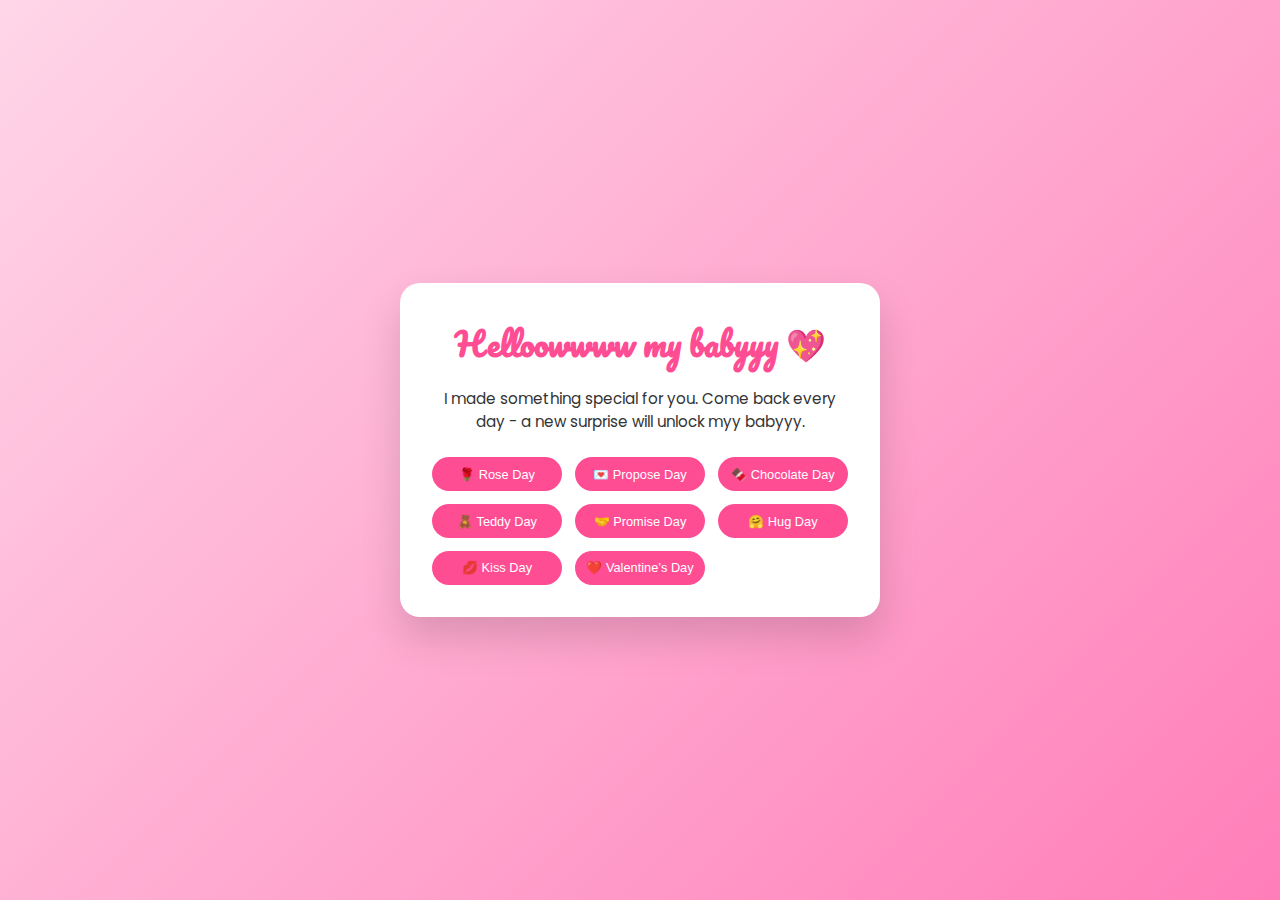
<file: index.html>
<!doctype html>
<html lang="en">
  <head>
    <meta charset="UTF-8" />
    <meta name="viewport" content="width=device-width, initial-scale=1.0" />
    <title>For You ❤️</title>
    <link rel="stylesheet" href="../css/global.css" />
  </head>
  <body>
    <div class="container">
      <h1>Helloowwww my babyyy 💖</h1>
      <p>
        I made something special for you. Come back every day - a new surprise
        will unlock myy babyyy.
      </p>

      <div id="days" class="days-grid">
        <button data-day="7">🌹 Rose Day</button>
        <button data-day="8">💌 Propose Day</button>
        <button data-day="9">🍫 Chocolate Day</button>
        <button data-day="10">🧸 Teddy Day</button>
        <button data-day="11">🤝 Promise Day</button>
        <button data-day="12">🤗 Hug Day</button>
        <button data-day="13">💋 Kiss Day</button>
        <button data-day="14">❤️ Valentine’s Day</button>
      </div>
    </div>

    <script src="../js/dateCheck.js"></script>
  </body>
</html>
</file>
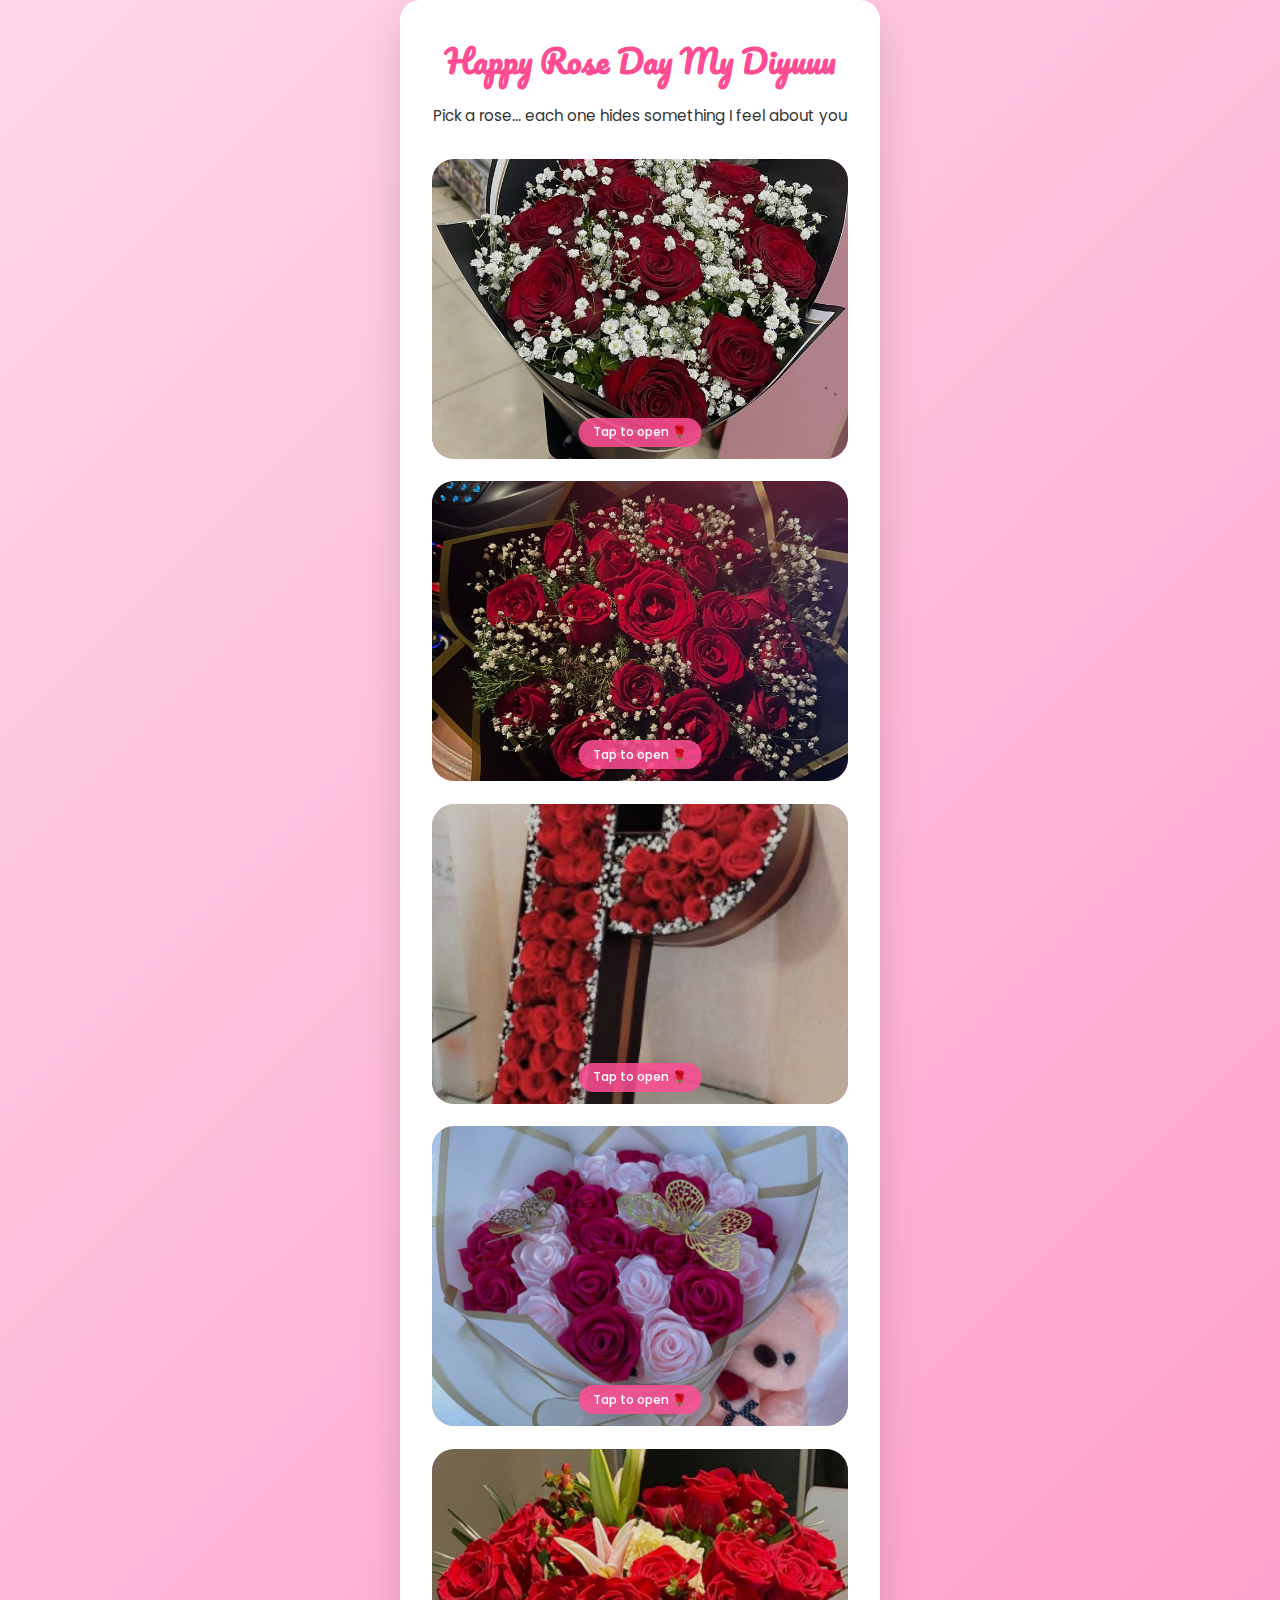
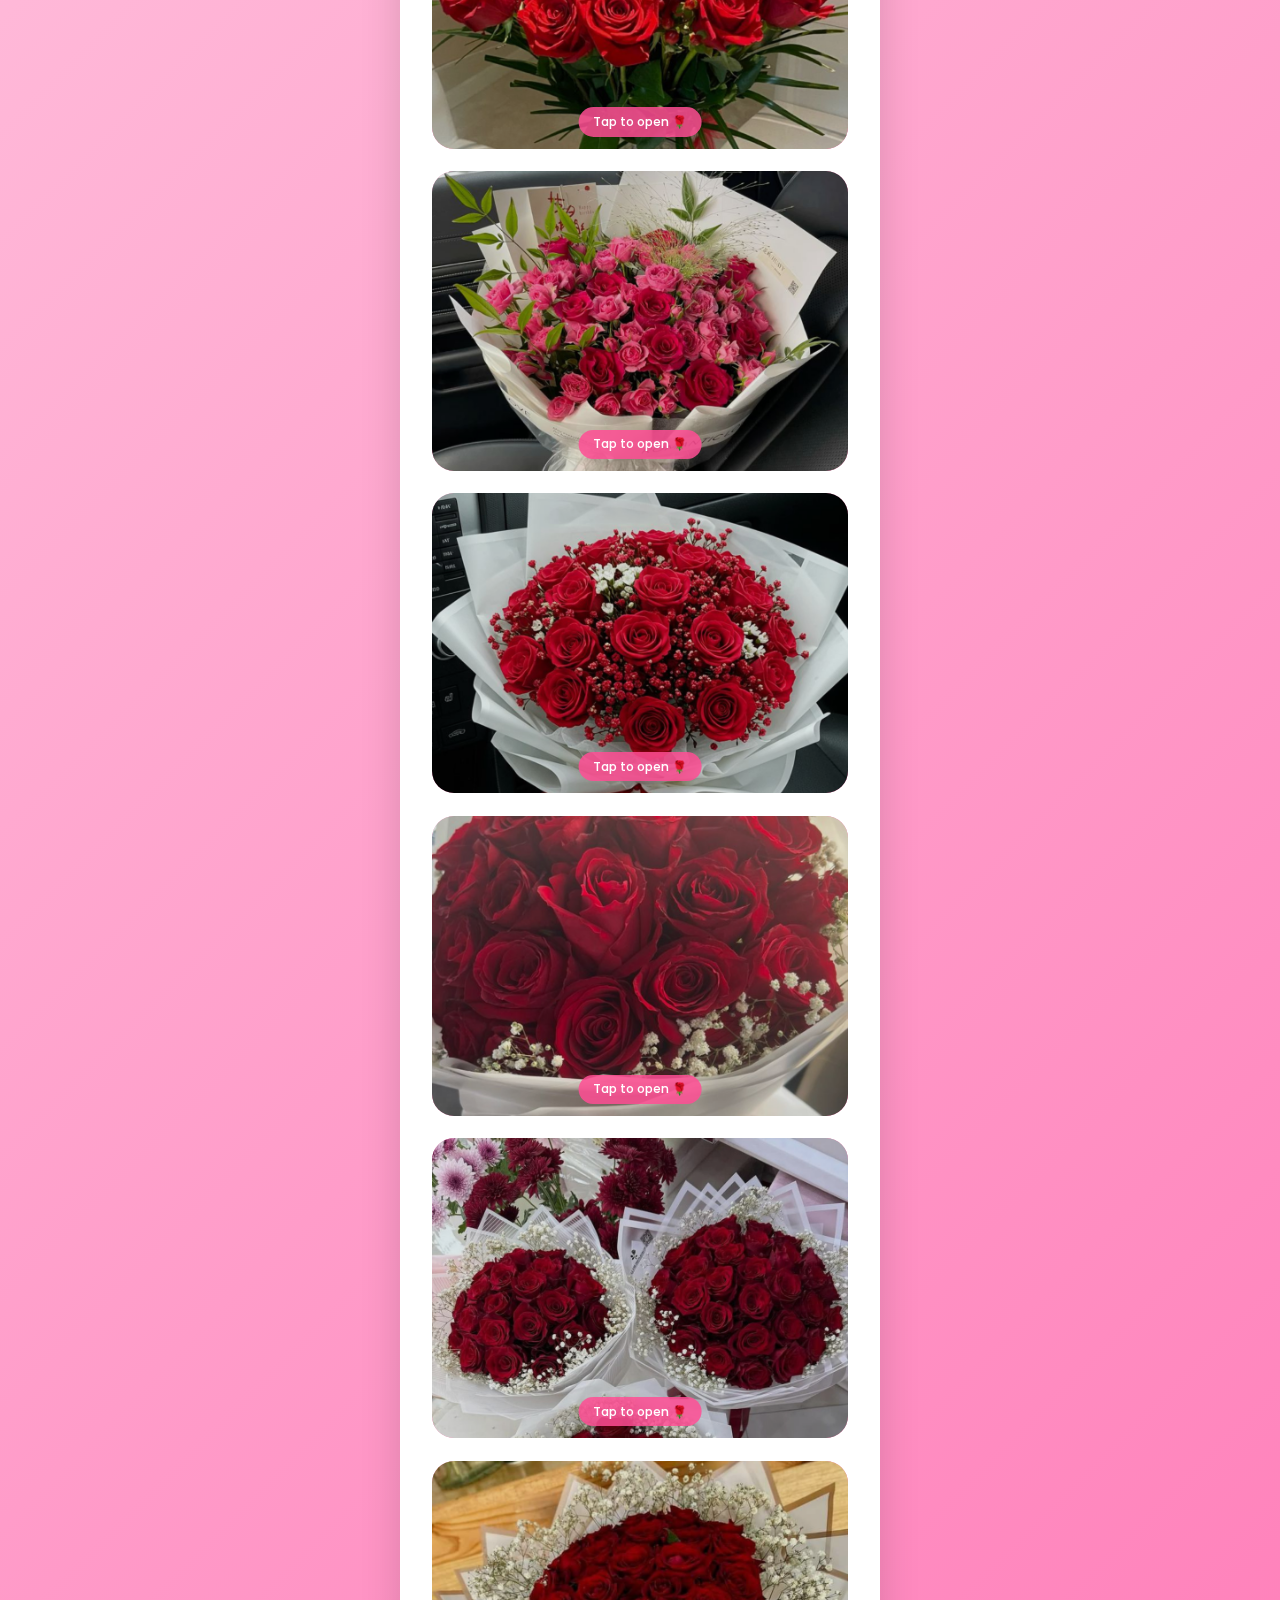
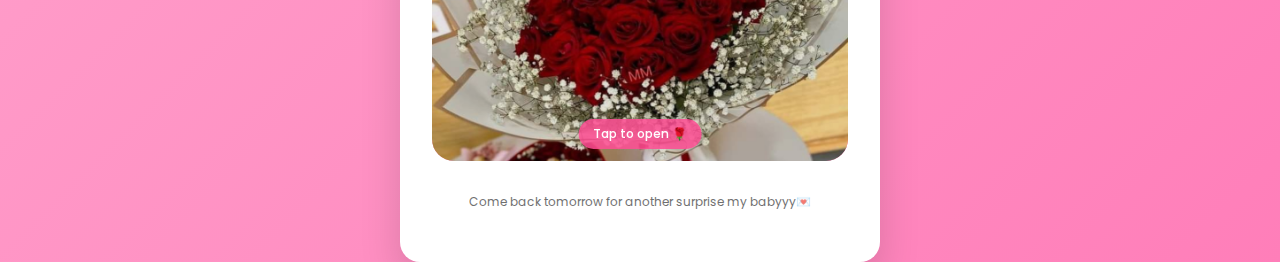
<file: days/day1-rose.html>
<!doctype html>
<html lang="en">
  <head>
    <meta charset="UTF-8" />
    <meta name="viewport" content="width=device-width, initial-scale=1.0" />
    <title>Rose Day 🌹</title>
    <link rel="stylesheet" href="/css/global.css" />
    <link rel="stylesheet" href="/css/animations.css" />
  </head>
  <body>
    <div class="container">
      <h1>Happy Rose Day My Diyuuu</h1>
      <p>Pick a rose... each one hides something I feel about you</p>

      <div class="rose-cards vertical">
        <div class="rose-card" onclick="flipCard(this)">
          <div class="card-inner">
            <!-- FRONT -->
            <div class="card-front image-card">
              <img
                src="../assets/images/rose/rose-bouquet-1.jpeg"
                alt="Rose Bouquet"
              />
              <div class="tap-overlay">Tap to open 🌹</div>
            </div>

            <!-- BACK -->
            <div class="card-back">
              <div class="note">
                <p>
                  This rose is for your smile, It makes everything better my
                  babbyyy 💖
                </p>
              </div>
            </div>
          </div>
        </div>

        <div class="rose-card" onclick="flipCard(this)">
          <div class="card-inner">
            <div class="card-front image-card">
              <img
                src="../assets/images/rose/rose-bouquet-2.jpeg"
                alt="Rose Bouquet"
              />
              <div class="tap-overlay">Tap to open 🌹</div>
            </div>

            <div class="card-back">
              <div class="note">
                <p>This rose is for the way you calm my heart babyy 💖</p>
              </div>
            </div>
          </div>
        </div>

        <div class="rose-card" onclick="flipCard(this)">
          <div class="card-inner">
            <div class="card-front image-card">
              <img
                src="../assets/images/rose/rose-bouquet-3.jpeg"
                alt="Rose Bouquet"
              />
              <div class="tap-overlay">Tap to open 🌹</div>
            </div>

            <div class="card-back">
              <div class="note">
                <p>This one is just because you are "YOU" my babyy 💖</p>
              </div>
            </div>
          </div>
        </div>
        <div class="rose-card" onclick="flipCard(this)">
          <div class="card-inner">
            <div class="card-front image-card">
              <img src="../assets/images/rose/rose4.png" alt="Rose Bouquet" />
              <div class="tap-overlay">Tap to open 🌹</div>
            </div>

            <div class="card-back">
              <div class="note">
                <p>This one is just because you are "YOU" my babyy 💖</p>
              </div>
            </div>
          </div>
        </div>
        <div class="rose-card" onclick="flipCard(this)">
          <div class="card-inner">
            <div class="card-front image-card">
              <img src="../assets/images/rose/rose5.png" alt="Rose Bouquet" />
              <div class="tap-overlay">Tap to open 🌹</div>
            </div>

            <div class="card-back">
              <div class="note">
                <p>This one is just because you are "YOU" my babyy 💖</p>
              </div>
            </div>
          </div>
        </div>
        <div class="rose-card" onclick="flipCard(this)">
          <div class="card-inner">
            <div class="card-front image-card">
              <img src="../assets/images/rose/rose6.png" alt="Rose Bouquet" />
              <div class="tap-overlay">Tap to open 🌹</div>
            </div>

            <div class="card-back">
              <div class="note">
                <p>This one is just because you are "YOU" my babyy 💖</p>
              </div>
            </div>
          </div>
        </div>
        <div class="rose-card" onclick="flipCard(this)">
          <div class="card-inner">
            <div class="card-front image-card">
              <img src="../assets/images/rose/rose7.png" alt="Rose Bouquet" />
              <div class="tap-overlay">Tap to open 🌹</div>
            </div>

            <div class="card-back">
              <div class="note">
                <p>This one is just because you are "YOU" my babyy 💖</p>
              </div>
            </div>
          </div>
        </div>
        <div class="rose-card" onclick="flipCard(this)">
          <div class="card-inner">
            <div class="card-front image-card">
              <img src="../assets/images/rose/rose8.png" alt="Rose Bouquet" />
              <div class="tap-overlay">Tap to open 🌹</div>
            </div>

            <div class="card-back">
              <div class="note">
                <p>This one is just because you are "YOU" my babyy 💖</p>
              </div>
            </div>
          </div>
        </div>
        <div class="rose-card" onclick="flipCard(this)">
          <div class="card-inner">
            <div class="card-front image-card">
              <img src="../assets/images/rose/rose9.png" alt="Rose Bouquet" />
              <div class="tap-overlay">Tap to open 🌹</div>
            </div>

            <div class="card-back">
              <div class="note">
                <p>This one is for the love I feel for you 💕</p>
              </div>
            </div>
          </div>
        </div>
        <div class="rose-card" onclick="flipCard(this)">
          <div class="card-inner">
            <div class="card-front image-card">
              <img src="../assets/images/rose/rose10.png" alt="Rose Bouquet" />
              <div class="tap-overlay">Tap to open 🌹</div>
            </div>

            <div class="card-back">
              <div class="note">
                <p>This rose is special… just like YOU 🌹✨</p>
              </div>
            </div>
          </div>
        </div>
      </div>

      <p id="message" class="message"></p>

      <p class="footer-text">
        Come back tomorrow for another surprise my babyyy💌
      </p>
    </div>

    <script src="../js/interactions.js"></script>
  </body>
</html>
</file>
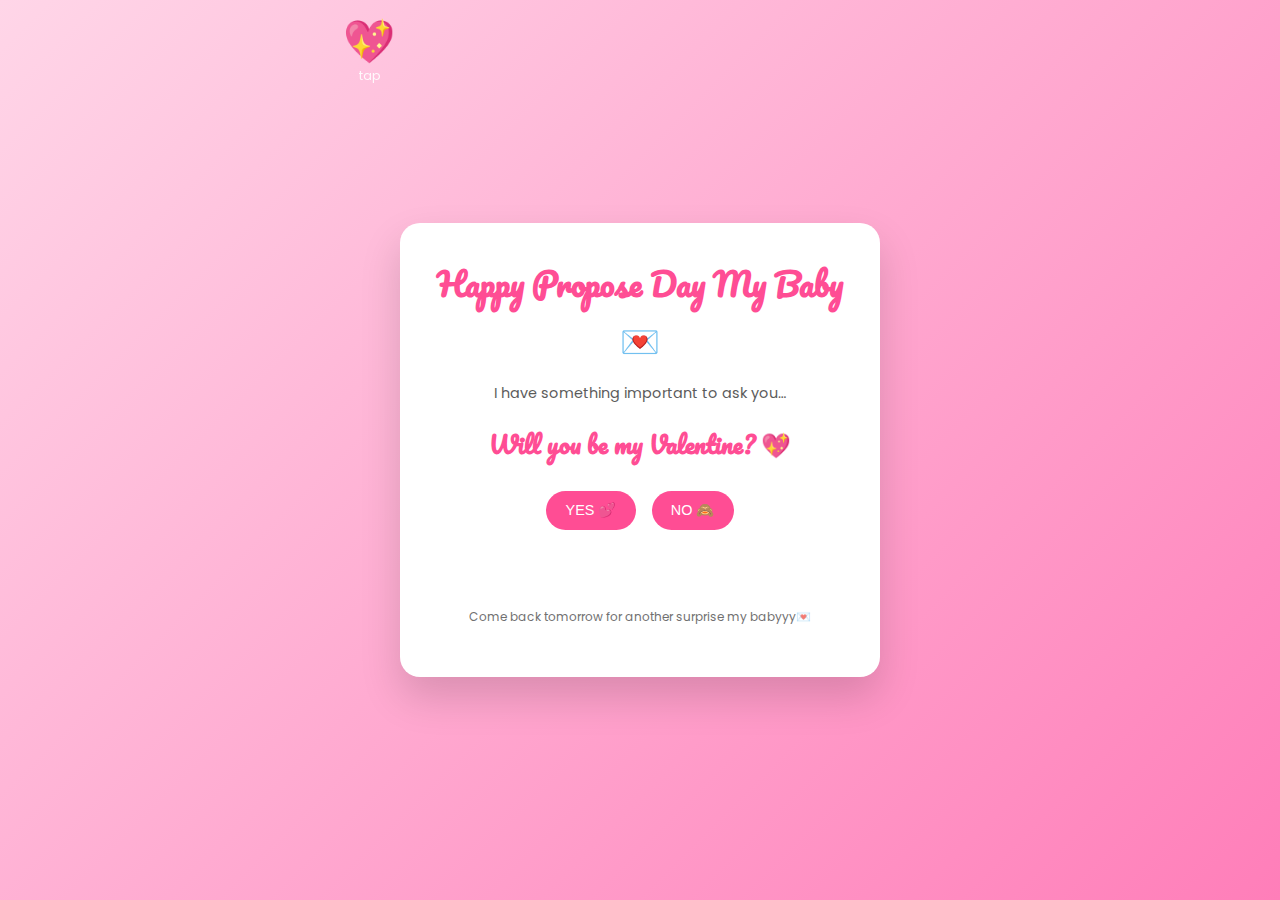
<file: days/day2-propose.html>
<!doctype html>
<html lang="en">
  <head>
    <meta charset="UTF-8" />
    <meta name="viewport" content="width=device-width, initial-scale=1.0" />
    <title>Propose Day 💌</title>
    <link rel="stylesheet" href="../css/global.css" />
    <link rel="stylesheet" href="../css/animations.css" />
    <link rel="stylesheet" href="../css/floating.css" />
    <link rel="stylesheet" href="../css/propose.css" />
  </head>

  <body>
    <div class="container">
      <h1>Happy Propose Day My Baby💌</h1>
      <p class="proposal-text">I have something important to ask you…</p>

      <h2 class="question">Will you be my Valentine? 💖</h2>

      <div class="button-box">
        <button id="yesBtn" onclick="yesClicked()">YES 💕</button>
        <button id="noBtn" onclick="noClicked()">NO 🙈</button>
      </div>

      <p id="result" class="result-text"></p>

      <p class="footer-text">
        Come back tomorrow for another surprise my babyyy💌
      </p>
    </div>

    <!-- Floating hearts layer -->
    <div id="floating-layer"></div>

    <script src="../js/interactions.js"></script>
    <script src="../js/propose.js"></script>
    <script src="../js/floating.js"></script>
  </body>
</html>
</file>
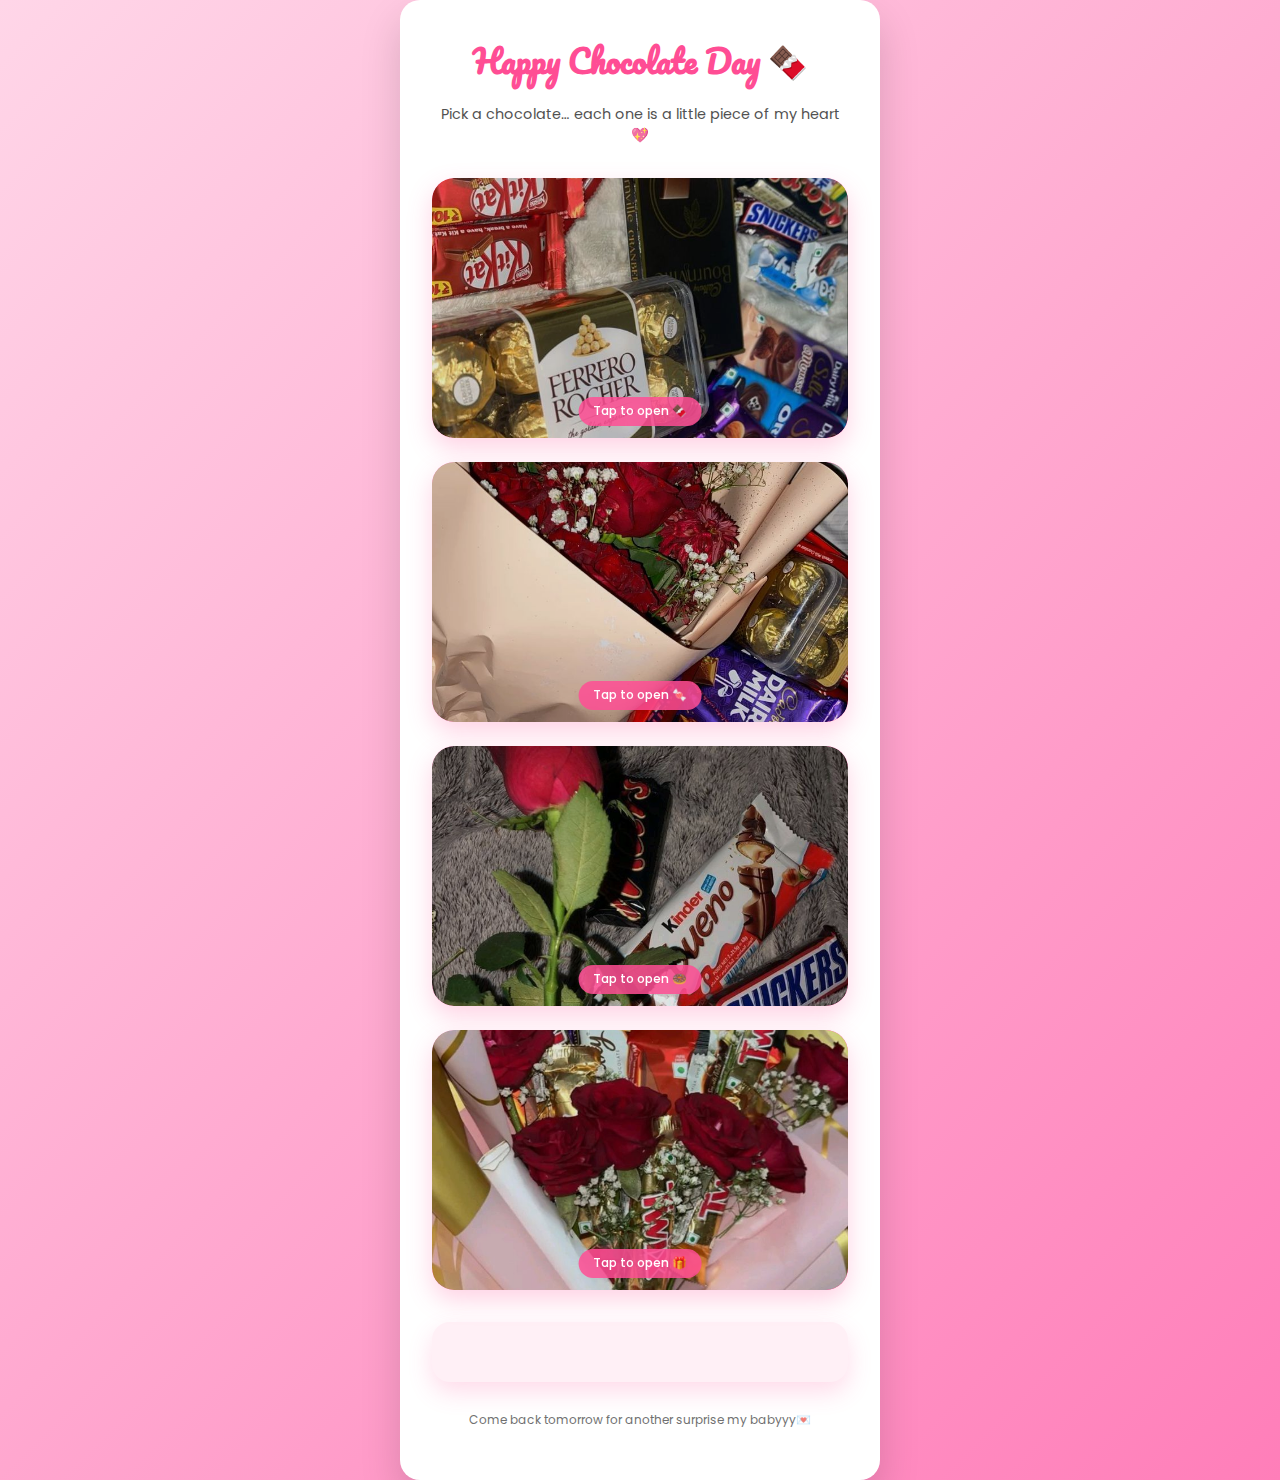
<file: days/day3-chocolate.html>
<!doctype html>
<html lang="en">
  <head>
    <meta charset="UTF-8" />
    <meta name="viewport" content="width=device-width, initial-scale=1.0" />
    <title>Chocolate Day 🍫</title>
    <link rel="stylesheet" href="/css/global.css" />
    <link rel="stylesheet" href="/css/animations.css" />
  </head>

  <body>
    <div class="container">
      <h1>Happy Chocolate Day 🍫</h1>
      <p class="subtitle">
        Pick a chocolate… each one is a little piece of my heart 💖
      </p>

      <!-- Chocolates (hidden initially) -->
      <div id="chocoCards" class="choco-cards vertical hidden">
        <div class="choco-card" onclick="flipChoco(this, 0)">
          <div class="card-inner">
            <!-- FRONT -->
            <div class="card-front image-card">
              <img src="../assets/images/choco/choco-1.jpeg" />
              <div class="tap-overlay">Tap to open 🍫</div>
            </div>

            <!-- BACK -->
            <div class="card-back">
              <div class="note">
                <p></p>
              </div>
            </div>
          </div>
        </div>

        <div class="choco-card" onclick="flipChoco(this, 1)">
          <div class="card-inner">
            <div class="card-front image-card">
              <img src="../assets/images/choco/choco-2.jpeg" />
              <div class="tap-overlay">Tap to open 🍬</div>
            </div>

            <div class="card-back">
              <div class="note"><p></p></div>
            </div>
          </div>
        </div>

        <div class="choco-card" onclick="flipChoco(this, 2)">
          <div class="card-inner">
            <div class="card-front image-card">
              <img src="../assets/images/choco/choco-3.jpeg" />
              <div class="tap-overlay">Tap to open 🍩</div>
            </div>

            <div class="card-back">
              <div class="note"><p></p></div>
            </div>
          </div>
        </div>

        <div class="choco-card special" onclick="flipChoco(this, 3)">
          <div class="card-inner">
            <div class="card-front image-card">
              <img src="../assets/images/choco/choco-special.jpeg" />
              <div class="tap-overlay">Tap to open 🎁</div>
            </div>

            <div class="card-back">
              <div class="note"><p></p></div>
            </div>
          </div>
        </div>
      </div>

      <div id="chocoMessage" class="choco-message"></div>

      <p class="footer-text">
        Come back tomorrow for another surprise my babyyy💌
      </p>
    </div>

    <script src="../js/interactions.js"></script>
  </body>
</html>
</file>
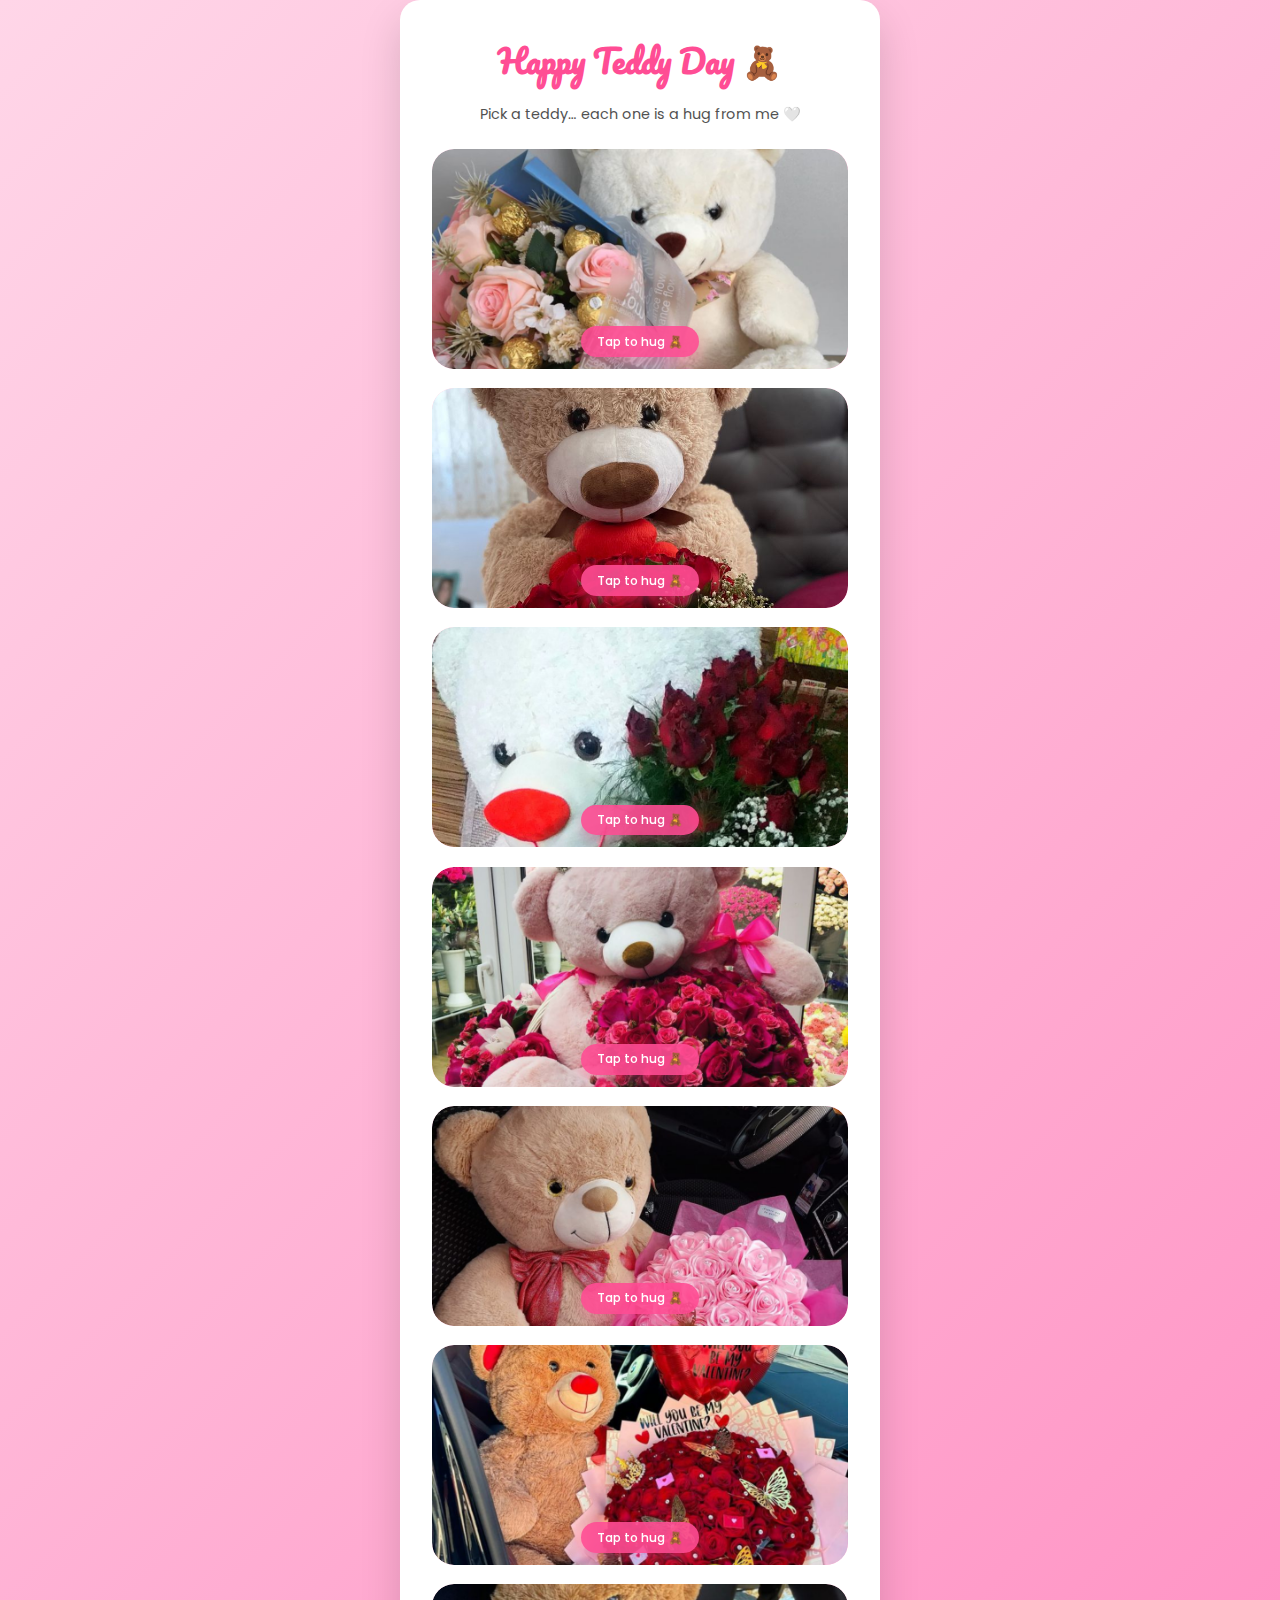
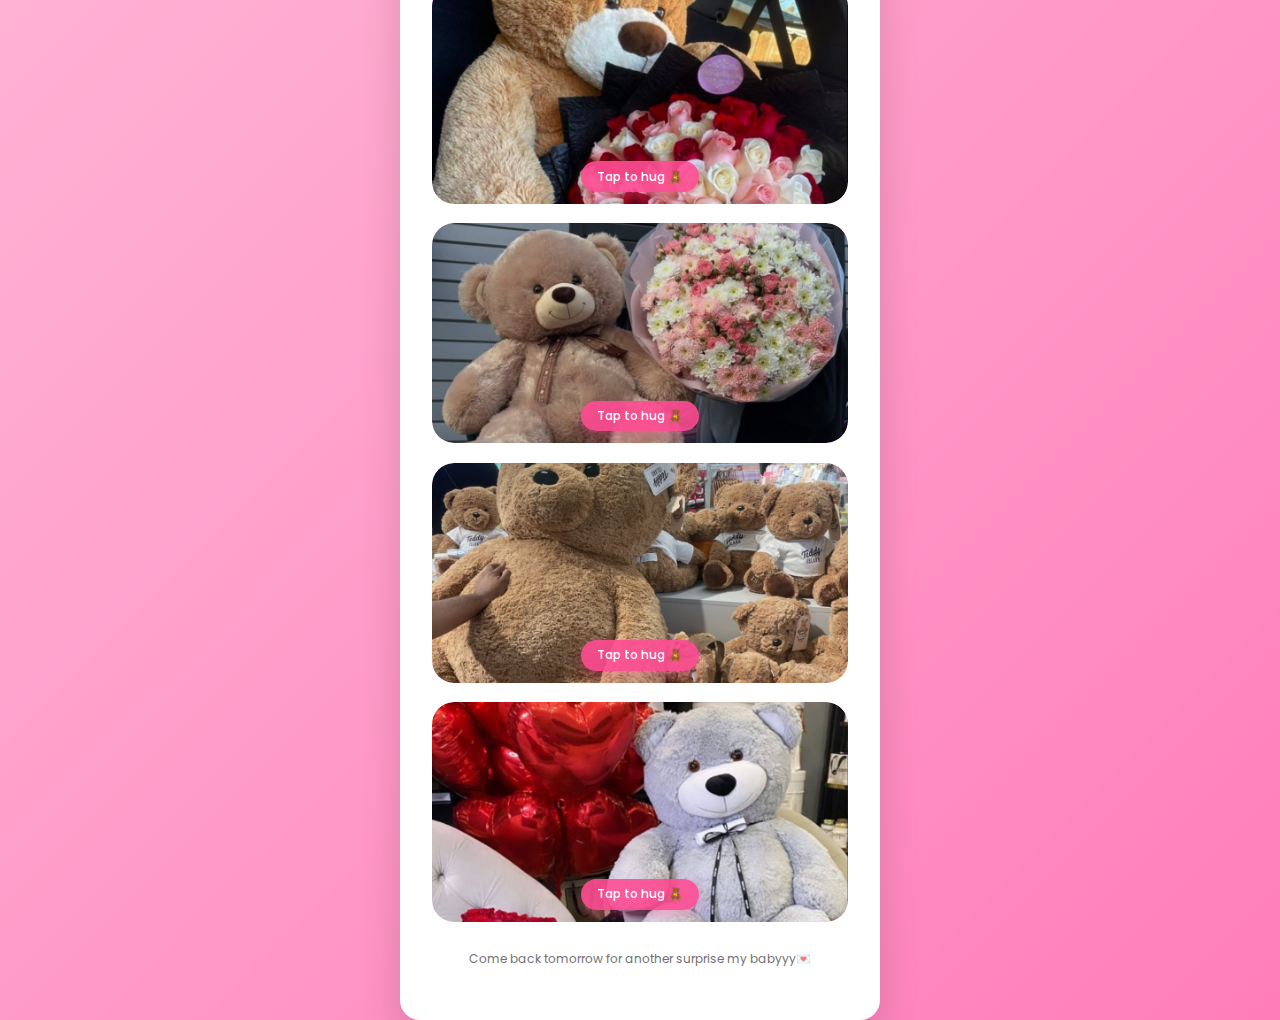
<file: days/day4-teddy.html>
<!doctype html>
<html lang="en">
  <head>
    <meta charset="UTF-8" />
    <meta name="viewport" content="width=device-width, initial-scale=1.0" />
    <title>Teddy Day 🧸</title>
    <link rel="stylesheet" href="../css/global.css" />
    <link rel="stylesheet" href="../css/animations.css" />
    <script defer src="../js/interactions.js"></script>
  </head>

  <body>
    <div class="container teddy-container">
      <h1 class="title">Happy Teddy Day 🧸</h1>
      <p class="subtitle">Pick a teddy… each one is a hug from me 🤍</p>

      <!-- Teddy Shelf -->
      <div id="teddyShelf" class="teddy-shelf">
        <div class="teddy-card" onclick="openTeddy(this, 0)">
          <div class="teddy-inner">
            <div class="teddy-front">
              <img src="../assets/images/teddy/teddy1.png" />
              <div class="teddy-tap">Tap to hug 🧸</div>
            </div>
            <div class="teddy-back">
              <p></p>
            </div>
          </div>
        </div>
        <div class="teddy-card" onclick="openTeddy(this, 1)">
          <div class="teddy-inner">
            <div class="teddy-front">
              <img src="../assets/images/teddy/teddy2.jpeg" />
              <div class="teddy-tap">Tap to hug 🧸</div>
            </div>
            <div class="teddy-back">
              <p></p>
            </div>
          </div>
        </div>
        <div class="teddy-card" onclick="openTeddy(this, 2)">
          <div class="teddy-inner">
            <div class="teddy-front">
              <img src="../assets/images/teddy/teddy3.png" />
              <div class="teddy-tap">Tap to hug 🧸</div>
            </div>
            <div class="teddy-back">
              <p></p>
            </div>
          </div>
        </div>
        <div class="teddy-card" onclick="openTeddy(this, 3)">
          <div class="teddy-inner">
            <div class="teddy-front">
              <img src="../assets/images/teddy/teddy4.png" />
              <div class="teddy-tap">Tap to hug 🧸</div>
            </div>
            <div class="teddy-back">
              <p></p>
            </div>
          </div>
        </div>
        <div class="teddy-card" onclick="openTeddy(this, 4)">
          <div class="teddy-inner">
            <div class="teddy-front">
              <img src="../assets/images/teddy/teddy5.png" />
              <div class="teddy-tap">Tap to hug 🧸</div>
            </div>
            <div class="teddy-back">
              <p></p>
            </div>
          </div>
        </div>
        <div class="teddy-card" onclick="openTeddy(this, 5)">
          <div class="teddy-inner">
            <div class="teddy-front">
              <img src="../assets/images/teddy/teddy6.png" />
              <div class="teddy-tap">Tap to hug 🧸</div>
            </div>
            <div class="teddy-back">
              <p></p>
            </div>
          </div>
        </div>
        <div class="teddy-card" onclick="openTeddy(this, 6)">
          <div class="teddy-inner">
            <div class="teddy-front">
              <img src="../assets/images/teddy/teddy7.png" />
              <div class="teddy-tap">Tap to hug 🧸</div>
            </div>
            <div class="teddy-back">
              <p></p>
            </div>
          </div>
        </div>
        <div class="teddy-card" onclick="openTeddy(this, 7)">
          <div class="teddy-inner">
            <div class="teddy-front">
              <img src="../assets/images/teddy/teddy8.png" />
              <div class="teddy-tap">Tap to hug 🧸</div>
            </div>
            <div class="teddy-back">
              <p></p>
            </div>
          </div>
        </div>
        <div class="teddy-card" onclick="openTeddy(this, 8)">
          <div class="teddy-inner">
            <div class="teddy-front">
              <img src="../assets/images/teddy/teddy9.png" />
              <div class="teddy-tap">Tap to hug 🧸</div>
            </div>
            <div class="teddy-back">
              <p></p>
            </div>
          </div>
        </div>
        <div class="teddy-card special" onclick="openTeddy(this, 9)">
          <div class="teddy-inner">
            <div class="teddy-front">
              <img src="../assets/images/teddy/teddy10.png" />
              <div class="teddy-tap">Tap to hug 🧸</div>
            </div>
            <div class="teddy-back">
              <p></p>
            </div>
          </div>
        </div>
      </div>

      <p class="footer-text">
        Come back tomorrow for another surprise my babyyy💌
      </p>
    </div>
  </body>
</html>
</file>
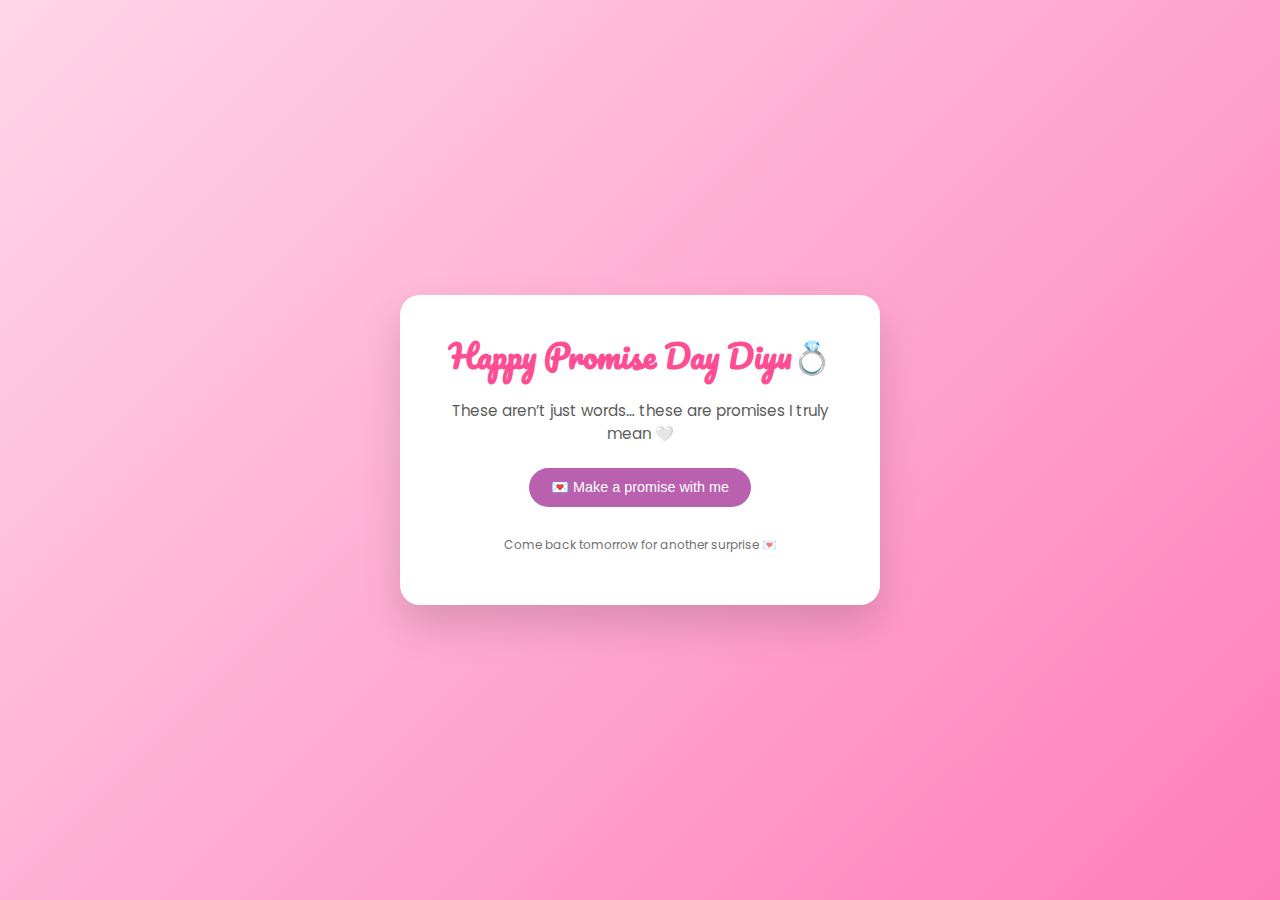
<file: days/day5-promise.html>
<!doctype html>
<html lang="en">
  <head>
    <meta charset="UTF-8" />
    <meta name="viewport" content="width=device-width, initial-scale=1.0" />
    <title>Promise Day 💍</title>

    <link rel="stylesheet" href="../css/global.css" />
    <link rel="stylesheet" href="../css/animations.css" />
    <link rel="stylesheet" href="../css/floating.css" />
    <link rel="stylesheet" href="../css/promise.css" />
  </head>

  <body>
    <div class="container promise-container">
      <h1>Happy Promise Day Diyu💍</h1>
      <p class="subtitle">
        These aren’t just words… these are promises I truly mean 🤍
      </p>

      <button id="startPromises" class="primary-btn">
        💌 Make a promise with me
      </button>

      <div id="promiseBox" class="promise-box hidden">
        <!-- Promises will appear here -->
      </div>

      <p class="footer-text">Come back tomorrow for another surprise 💌</p>
    </div>

    <!-- Floating hearts layer -->
    <div id="floating-layer"></div>

    <script>
      // Disable auto floating hearts for Promise Day
      window.disableAutoFloatingHearts = true;
    </script>
    <script src="../js/interactions.js"></script>
    <script src="../js/floating.js"></script>

    <!-- Promise Day logic -->
    <script src="../js/promise.js"></script>
  </body>
</html>
</file>
<file: css/global.css>
@import url('https://fonts.googleapis.com/css2?family=Poppins:wght@300;400;600&family=Pacifico&display=swap');

:root {
    --pink-main: #ff7eb9;
    --pink-soft: #ffd6e8;
    --pink-dark: #ff4d94;
    --white: #ffffff;
    --text-dark: #333;
}

* {
    margin: 0;
    padding: 0;
    box-sizing: border-box;
}

body {
    font-family: 'Poppins', sans-serif;
    background: linear-gradient(135deg, var(--pink-soft), var(--pink-main));
    min-height: 100vh;
    color: var(--text-dark);
    display: flex;
    justify-content: center;
    align-items: center;
}

.container {
    background: var(--white);
    padding: 2rem;
    border-radius: 20px;
    max-width: 480px;
    width: 90%;
    text-align: center;
    box-shadow: 0 20px 40px rgba(0, 0, 0, 0.15);
}

.days-grid {
    display: grid;
    grid-template-columns: repeat(2, 1fr);
    gap: 0.8rem;
    margin-top: 1.5rem;
}

.days-grid button {
    font-size: 0.8rem;
    padding: 0.6rem 0.4rem;
    border-radius: 20px;
    white-space: nowrap;
}

/* Slightly larger screens (tablets) */
@media (min-width: 600px) {
    .days-grid {
        grid-template-columns: repeat(3, 1fr);
    }
}


h1 {
    font-family: 'Pacifico', cursive;
    color: var(--pink-dark);
    margin-bottom: 1rem;
}

p {
    font-size: 0.95rem;
    margin-bottom: 1.2rem;
}

button {
    background: var(--pink-dark);
    color: white;
    border: none;
    padding: 0.7rem 1.2rem;
    border-radius: 25px;
    font-size: 0.9rem;
    cursor: pointer;
    transition: 0.3s;
}

button:hover {
    transform: scale(1.05);
    background: var(--pink-main);
}

.locked {
    opacity: 0.5;
    pointer-events: none;
}
</file>
<file: css/animations.css>
/* Rose page section */

/* Vertical card stack */
.rose-cards.vertical {
    display: flex;
    flex-direction: column;
    gap: 1.4rem;
    margin: 2rem 0;
}

/* Card container */
.rose-card {
    perspective: 1200px;
}

.rose-card.hide {
    animation: fadeOut 0.6s forwards;
}


/* Inner flip */
.card-inner {
    position: relative;
    width: 100%;
    height: 300px;
    transform-style: preserve-3d;
    transition: transform 0.6s ease;

}

.rose-card.flipped .card-inner {
    transform: rotateY(180deg);
}

/* Shared faces */
.card-front,
.card-back {
    position: absolute;
    width: 100%;
    height: 100%;
    backface-visibility: hidden;
    border-radius: 22px;
    overflow: hidden;
    display: flex;
    justify-content: center;
    align-items: center;
}

/* FRONT WITH IMAGE */
.image-card {
    background: linear-gradient(135deg, #ff9acb, #ff5fa2);
    display: flex;
    flex-direction: column;
}

.image-card img {
    flex: 1;
    width: 100%;
    object-fit: cover;
    filter: brightness(0.9);
}

.tap-overlay {
    position: absolute;
    bottom: 12px;
    left: 50%;
    transform: translateX(-50%);
    background: rgba(255, 77, 148, 0.85);
    color: white;
    padding: 0.35rem 0.9rem;
    border-radius: 20px;
    font-size: 0.75rem;
    font-weight: 500;
}


/* BACK SIDE */
.card-back {
    background: linear-gradient(135deg, #fff0f6, #ffe3ef);
    color: var(--pink-dark);
    transform: rotateY(180deg);
    padding: 1.6rem;
    display: flex;
    align-items: center;
    justify-content: center;
}

.note {
    background: white;
    border-radius: 18px;
    padding: 1.2rem;
    box-shadow: 0 10px 25px rgba(255, 77, 148, 0.2);
    text-align: center;
}

.note p {
    font-size: 0.9rem;
    line-height: 1.6;
}


/* Footer text */
.footer-text {
    font-size: 0.75rem;
    opacity: 0.7;
    margin-top: 1.8rem;
}

/* Propose Day */

.proposal-text {
    font-size: 0.9rem;
    opacity: 0.8;
}

.question {
    font-family: 'Pacifico', cursive;
    color: var(--pink-dark);
    margin: 1.2rem 0 1.6rem;
}

.button-box {
    display: flex;
    justify-content: center;
    gap: 1rem;
    margin-bottom: 1.2rem;
}

#yesBtn {
    transition: transform 0.3s ease;
}

#noBtn {
    position: relative;
    transition: 0.3s;
}

.result-text {
    font-size: 0.95rem;
    color: var(--pink-dark);
    margin-top: 1rem;
    min-height: 30px;
}

/* Confetti */
.confetti {
    position: fixed;
    width: 8px;
    height: 8px;
    background: pink;
    top: -10px;
    animation: fall 3s linear forwards;
    z-index: 9999;
}

@keyframes fall {
    to {
        transform: translateY(110vh) rotate(360deg);
        opacity: 0;
    }
}


/* Chocolate Day */

.subtitle {
    font-size: 0.9rem;
    opacity: 0.85;
}


.choco {
    background: linear-gradient(135deg, #ffb3d9, #ff7eb9);
    border-radius: 18px;
    height: 80px;
    /* font-size: 2rem; */
    display: flex;
    align-items: center;
    justify-content: center;
    cursor: pointer;
    transition: transform 0.25s ease, box-shadow 0.25s ease;
    box-shadow: 0 10px 20px rgba(255, 77, 148, 0.25);
}

.choco img {
    width: 48px;
    height: 48px;
}

.choco.opened {
    opacity: 0;
    transform: scale(0.6);
    pointer-events: none;
}

.choco.special {
    background: linear-gradient(135deg, #ffd6e8, #ff4d94);
}

.choco:active {
    transform: scale(0.95);
}

.choco:hover {
    transform: translateY(-3px);
}

.choco.special {
    background: linear-gradient(135deg, #ffd6e8, #ff4d94);
}

.choco-message {
    min-height: 60px;
    background: #fff0f6;
    border-radius: 18px;
    padding: 1rem;
    font-size: 0.9rem;
    line-height: 1.5;
    color: var(--pink-dark);
    box-shadow: 0 10px 25px rgba(255, 77, 148, 0.2);
}

/* Chocolate box intro */
/* .choco-intro {
    background: linear-gradient(135deg, #ff7eb9, #ff4d94);
    color: white;
    padding: 1rem;
    border-radius: 18px;
    font-size: 0.9rem;
    cursor: pointer;
    box-shadow: 0 10px 25px rgba(255, 77, 148, 0.3);
    margin: 1.6rem 0;
    transition: transform 0.3s ease;
} */

/* .choco-intro:active {
    transform: scale(0.95);
} */

/* Hidden state */
.hidden {
    display: none;
}

/* Chocolate cards - vertical */
.choco-box.vertical {
    display: flex;
    flex-direction: column;
    gap: 1.4rem;
    margin: 2rem 0;
}

.choco-card {
    background: linear-gradient(135deg, #ffb3d9, #ff7eb9);
    border-radius: 22px;
    overflow: hidden;
    cursor: pointer;
    box-shadow: 0 10px 25px rgba(255, 77, 148, 0.25);
    transition: transform 0.3s ease, opacity 0.3s ease;
}

.choco-card img {
    width: 100%;
    height: 180px;
    object-fit: cover;
}

.choco-card span {
    display: block;
    padding: 0.7rem;
    font-size: 0.85rem;
    color: white;
    background: rgba(0, 0, 0, 0.15);
}


/* Final reveal animation */
.final-reveal {
    animation: popIn 0.8s ease forwards;
}

.final-title {
    font-family: 'Pacifico', cursive;
    color: var(--pink-dark);
    margin-bottom: 0.5rem;
}

.final-text {
    font-size: 0.95rem;
}

.final-gif {
    width: 100%;
    border-radius: 15px;
    margin-top: 1rem;
}

/* Animation */
@keyframes popIn {
    from {
        opacity: 0;
        transform: scale(0.85);
    }

    to {
        opacity: 1;
        transform: scale(1);
    }
}


.choco-card.special {
    background: linear-gradient(135deg, #ffd6e8, #ff4d94);
}

/* Chocolate cards reuse Rose card flip system */

.choco-cards.vertical {
    display: flex;
    flex-direction: column;
    gap: 1.5rem;
    margin: 2rem 0;
}

.choco-card {
    perspective: 1200px;
}

.choco-card .card-inner {
    position: relative;
    width: 100%;
    height: 260px;
    transform-style: preserve-3d;
    transition: transform 0.7s ease;
}

.choco-card.flipped .card-inner {
    transform: rotateY(180deg);
}

/* Final hide animation */
.choco-card.hide {
    animation: fadeOut 0.6s forwards;
}

@keyframes fadeOut {
    to {
        opacity: 0;
        transform: scale(0.85);
    }
}


/* 🧸 Teddy Day */

.teddy-shelf {
    display: flex;
    flex-direction: column;
    gap: 1.2rem;
    margin-top: 1.5rem;
}

.teddy-card {
    perspective: 1000px;
}

.teddy-inner {
    position: relative;
    width: 100%;
    height: 220px;
    transform-style: preserve-3d;
    transition: transform 0.8s ease;
}

.teddy-card.flipped .teddy-inner {
    transform: rotateY(180deg);
}

.teddy-front,
.teddy-back {
    position: absolute;
    width: 100%;
    height: 100%;
    border-radius: 22px;
    backface-visibility: hidden;
    display: flex;
    flex-direction: column;
    justify-content: center;
    align-items: center;
}

.teddy-front {
    background: linear-gradient(135deg, #ffd6e8, #ffb6d5);
    overflow: hidden;
    /* 🔥 important */
}

.teddy-front img {
    width: 100%;
    height: 100%;
    object-fit: cover;
    /* 🔥 fixes image overflow */
    border-radius: 22px;
}

.teddy-tap {
    position: absolute;
    bottom: 12px;
    left: 50%;
    transform: translateX(-50%);
    background: rgba(255, 77, 148, 0.9);
    color: white;
    padding: 0.4rem 1rem;
    border-radius: 18px;
    font-size: 0.75rem;
    font-weight: 500;
    box-shadow: 0 6px 14px rgba(255, 77, 148, 0.35);
}



.teddy-front span {
    font-size: 0.9rem;
    color: #fff;
}

.teddy-back {
    background: #fff0f6;
    transform: rotateY(180deg);
    padding: 1.2rem;
    text-align: center;
}

.teddy-back p {
    font-size: 1rem;
    color: #ff4d94;
    line-height: 1.4;
}

.teddy-card {
    cursor: pointer;
}

.teddy-card:active {
    transform: scale(0.97);
}

.teddy-card.hide {
    animation: fadeOut 0.6s forwards;
}

/* Final Reveal */
.teddy-final {
    animation: fadeUp 1s ease forwards;
}

@keyframes fadeUp {
    from {
        opacity: 0;
        transform: translateY(20px);
    }

    to {
        opacity: 1;
        transform: translateY(0);
    }
}
</file>
<file: css/floating.css>
/* Floating hearts & compliments */

#floating-layer {
    position: fixed;
    inset: 0;
    pointer-events: none;
    z-index: 999;
}

/* HEART */
.float-heart {
    position: absolute;
    font-size: 42px;
    padding: 10px;
    /* BIGGER */
    cursor: pointer;
    pointer-events: auto;
    animation: floatUp 10s linear forwards;
    /* SLOWER */
    user-select: none;
}

/* TAP TEXT ON HEART */
.float-heart::after {
    content: "tap";
    display: block;
    font-size: 12px;
    text-align: center;
    color: #fff;
    margin-top: -6px;
    opacity: 0.9;
}

/* LOVE MESSAGE */
.love-text {
    position: absolute;
    font-size: 15px;
    font-weight: 700;
    color: #ffffff;
    background: rgba(255, 77, 136, 0.95);
    /* CONTRAST */
    padding: 6px 12px;
    border-radius: 20px;
    white-space: nowrap;
    animation: popText 1.8s ease forwards;
    pointer-events: none;
}

/* FLOAT ANIMATION */
@keyframes floatUp {
    from {
        transform: translateY(110vh) scale(1);
        opacity: 1;
    }

    to {
        transform: translateY(-10vh) scale(1.1);
        opacity: 0.9;
    }
}

/* TEXT POP */
@keyframes popText {
    0% {
        opacity: 0;
        transform: scale(0.7) translateY(10px);
    }

    40% {
        opacity: 1;
        transform: scale(1.05) translateY(-4px);
    }

    100% {
        opacity: 0;
        transform: scale(1) translateY(-18px);
    }
}
</file>
<file: css/propose.css>
/* Propose Day */

.proposal-text {
    font-size: 0.9rem;
    opacity: 0.8;
}

.question {
    font-family: 'Pacifico', cursive;
    color: var(--pink-dark);
    margin: 1.2rem 0 1.6rem;
}

.button-box {
    display: flex;
    justify-content: center;
    gap: 1rem;
    margin-bottom: 1.2rem;
}

#yesBtn {
    transition: transform 0.3s ease;
}

#noBtn {
    position: relative;
    transition: 0.3s;
}

.result-text {
    font-size: 0.95rem;
    color: var(--pink-dark);
    margin-top: 1rem;
    min-height: 30px;
}
</file>
<file: css/promise.css>
/* Promise Day */

.promise-container {
    text-align: center;
}

.subtitle {
    font-size: 0.95rem;
    opacity: 0.8;
    margin-bottom: 1.4rem;
}

.primary-btn {
    background: #b961ae;
    border: none;
    padding: 0.7rem 1.4rem;
    border-radius: 25px;
    font-size: 0.9rem;
    cursor: pointer;
    transition: transform 0.2s ease;
}

.primary-btn:active {
    transform: scale(0.96);
}

.promise-box {
    margin-top: 1.6rem;
    display: flex;
    flex-direction: column;
    gap: 1rem;
}

.promise-card {
    background: #fff6f922;
    border-radius: 18px;
    padding: 1rem 1.2rem;
    font-size: 0.95rem;
    color: #444;
    box-shadow: 0 8px 20px rgba(0, 0, 0, 0.05);
    animation: fadeUp 0.6s ease forwards;
}

.promise-card.special {
    background: #fff0f6;
    color: #ff4d94;
    font-weight: 600;
}

.hidden {
    display: none;
}

/* reused animation (already in animations.css if you want) */
@keyframes fadeUp {
    from {
        opacity: 0;
        transform: translateY(14px);
    }

    to {
        opacity: 1;
        transform: translateY(0);
    }
}
</file>
